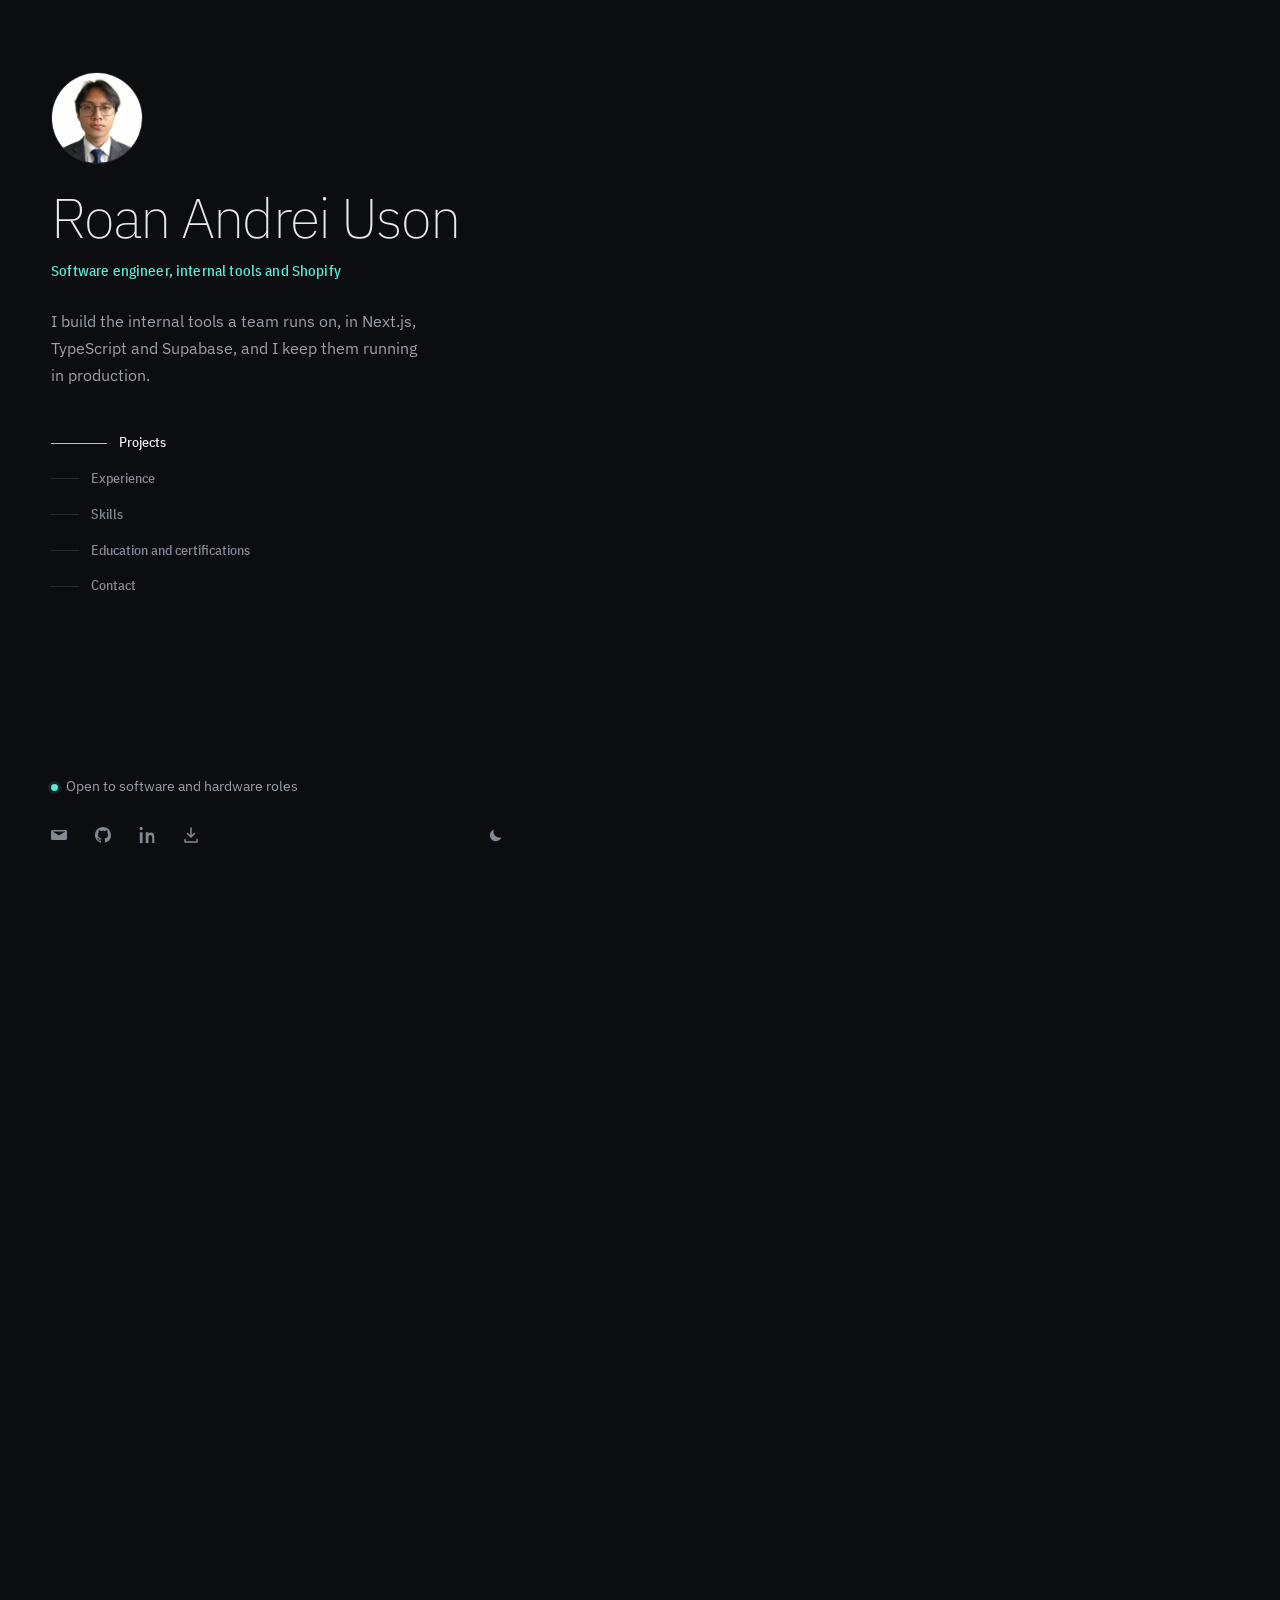
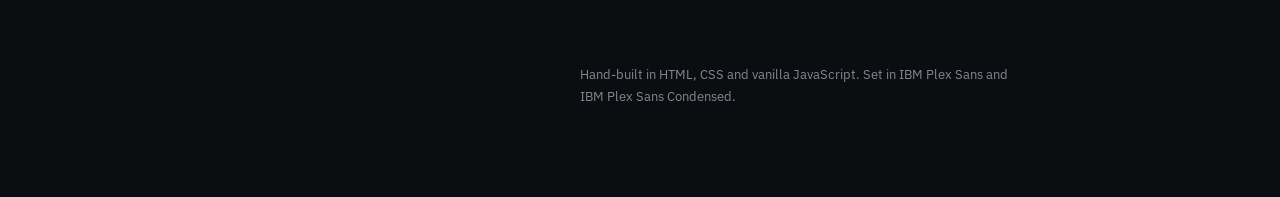
<file: index.html>
<!DOCTYPE html>
<html lang="en" data-theme="dark">
<head>
<meta charset="utf-8">
<meta name="viewport" content="width=device-width, initial-scale=1">
<title>Roan Andrei Uson — Software Engineer</title>
<meta name="description" content="Software engineer building internal tools and Shopify integrations. Full-stack Next.js, TypeScript and Supabase, shipped to production.">
<script>
/* Inline and blocking on purpose: runs before first paint.
   1. Theme. The first glance is ALWAYS dark: with no saved choice the page opens dark whatever
      the system says. script.js applies a LIVE system change made during the visit, but only
      until the visitor clicks the toggle; that click is saved to localStorage and locks.
   2. Intro. Committed here so the centred identity block is the first frame, never a flash of
      the rail. Skipped for a real inbound deep link (#projects) but NOT on a reload, skipped
      inside an iframe (it would steal focus), and skipped on very short viewports (a landscape
      phone), where the centred block would not fit. */
(function () {
  var r = document.documentElement, t = null;
  try { t = localStorage.getItem('theme'); } catch (e) {}
  if (t === 'light' || t === 'dark') { r.setAttribute('data-theme', t); r.setAttribute('data-theme-locked', ''); }
  else r.setAttribute('data-theme', 'dark');
  try {
    var reload = false, n = performance.getEntriesByType('navigation')[0];
    reload = n ? n.type === 'reload' : false;
    var framed = window.self !== window.top;
    var tooShort = window.innerHeight < 520;
    if (!framed && !tooShort && (!location.hash || reload)) r.classList.add('intro');
  } catch (e) {}
})();
</script>
<link rel="preconnect" href="https://fonts.googleapis.com">
<link rel="preconnect" href="https://fonts.gstatic.com" crossorigin>
<link href="https://fonts.googleapis.com/css2?family=IBM+Plex+Sans+Condensed:wght@400;500;600&family=IBM+Plex+Sans:wght@200;400;500&display=swap" rel="stylesheet">
<link rel="stylesheet" href="styles.css">
</head>
<body>

<a class="skip" href="#main">Skip to content</a>

<!-- Custom cursor. script.js bails silently if either element is missing. -->
<div class="cur-ring" id="curRing" aria-hidden="true"></div>
<div class="cur-dot" id="curDot" aria-hidden="true"></div>

<div class="shell">

  <!-- ============ FIXED IDENTITY COLUMN ============ -->
  <header class="rail">
    <div class="rail-top">
      <figure class="portrait">
        <div class="portrait-frame">
          <span class="portrait-ph" aria-hidden="true">Photo<br>1:1</span>
          <img class="pimg" src="assets/photo.jpg" alt="Portrait of Roan Andrei Uson" onerror="this.remove()">
        </div>
        <button class="intro-go" id="introGo" type="button" aria-label="Enter the portfolio"></button>
      </figure>

      <h1>
        <span class="name">Roan Andrei Uson</span>
        <span class="role">Software engineer, internal tools and Shopify</span>
      </h1>
      <p class="rail-lede">
        I build the internal tools a team runs on, in Next.js, TypeScript and Supabase,
        and I keep them running in production.
      </p>
      <p class="intro-hint">
        <span class="hint-fine">Click the portrait to enter.</span>
        <span class="hint-touch">Tap the portrait to enter.</span>
        <button class="intro-skip" id="introSkip" type="button">Skip intro</button>
      </p>

      <nav class="rail-nav" aria-label="Sections">
        <ul>
          <li><a href="#projects"><span class="tick" aria-hidden="true"></span>Projects</a></li>
          <li><a href="#experience"><span class="tick" aria-hidden="true"></span>Experience</a></li>
          <li><a href="#skills"><span class="tick" aria-hidden="true"></span>Skills</a></li>
          <li><a href="#credentials"><span class="tick" aria-hidden="true"></span>Education and certifications</a></li>
          <li><a href="#contact"><span class="tick" aria-hidden="true"></span>Contact</a></li>
        </ul>
      </nav>
    </div>

    <div class="rail-bottom">
      <p class="avail"><span class="dot" aria-hidden="true"></span> Open to software and hardware roles</p>
      <ul class="socials">
        <li><a href="mailto:roanuson.work@gmail.com" aria-label="Email roanuson.work@gmail.com">
          <svg viewBox="0 0 16 16" aria-hidden="true"><path d="M1.5 3h13A1.5 1.5 0 0 1 16 4.5v7a1.5 1.5 0 0 1-1.5 1.5h-13A1.5 1.5 0 0 1 0 11.5v-7A1.5 1.5 0 0 1 1.5 3zm.2 1.4 6.3 4.2 6.3-4.2H1.7z"/></svg></a></li>
        <li><a href="https://github.com/Dreygg526" target="_blank" rel="noopener noreferrer" aria-label="GitHub profile (opens in a new tab)">
          <svg viewBox="0 0 16 16" aria-hidden="true"><path d="M8 0C3.58 0 0 3.58 0 8c0 3.54 2.29 6.53 5.47 7.59.4.07.55-.17.55-.38 0-.19-.01-.82-.01-1.49-2.01.37-2.53-.49-2.69-.94-.09-.23-.48-.94-.82-1.13-.28-.15-.68-.52-.01-.53.63-.01 1.08.58 1.23.82.72 1.21 1.87.87 2.33.66.07-.52.28-.87.51-1.07-1.78-.2-3.64-.89-3.64-3.95 0-.87.31-1.59.82-2.15-.08-.2-.36-1.02.08-2.12 0 0 .67-.21 2.2.82.64-.18 1.32-.27 2-.27s1.36.09 2 .27c1.53-1.04 2.2-.82 2.2-.82.44 1.1.16 1.92.08 2.12.51.56.82 1.27.82 2.15 0 3.07-1.87 3.75-3.65 3.95.29.25.54.73.54 1.48 0 1.07-.01 1.93-.01 2.2 0 .21.15.46.55.38A8.01 8.01 0 0 0 16 8c0-4.42-3.58-8-8-8z"/></svg></a></li>
        <li><a href="https://www.linkedin.com/in/roan-andrei-uson" target="_blank" rel="noopener noreferrer" aria-label="LinkedIn profile (opens in a new tab)">
          <svg viewBox="0 0 16 16" aria-hidden="true"><path d="M3.6 5.3H.8V16h2.8V5.3zM2.2 0C1.2 0 .5.7.5 1.6c0 .9.7 1.6 1.6 1.6h.02c1 0 1.7-.7 1.7-1.6C3.8.7 3.1 0 2.2 0zM16 16h-2.8v-5.7c0-1.4-.5-2.4-1.8-2.4-1 0-1.5.7-1.8 1.3-.1.2-.1.5-.1.9V16H6.7s.04-9.4 0-10.7h2.8v1.5c.37-.6 1-1.4 2.5-1.4 1.9 0 3.3 1.2 3.3 3.8V16z"/></svg></a></li>
        <li><a href="assets/cv.pdf" download="Roan-Andrei-Uson-CV.pdf" aria-label="Download CV (PDF)">
          <svg viewBox="0 0 16 16" aria-hidden="true"><path d="M8 1v9m0 0L4.5 6.5M8 10l3.5-3.5M2 12.5V15h12v-2.5" fill="none" stroke="currentColor" stroke-width="1.5" stroke-linecap="round" stroke-linejoin="round"/></svg></a></li>
        <li class="grow"></li>
        <li><button class="theme" id="themeToggle" type="button" aria-pressed="false" aria-label="Light theme">
          <svg class="ic-sun" viewBox="0 0 16 16" aria-hidden="true"><circle cx="8" cy="8" r="3.2"/><g stroke="currentColor" stroke-width="1.4" stroke-linecap="round"><path d="M8 .8v2M8 13.2v2M.8 8h2M13.2 8h2M2.9 2.9l1.4 1.4M11.7 11.7l1.4 1.4M13.1 2.9l-1.4 1.4M4.3 11.7l-1.4 1.4"/></g></svg>
          <svg class="ic-moon" viewBox="0 0 16 16" aria-hidden="true"><path d="M13.5 10.2A6 6 0 0 1 5.8 2.5a6 6 0 1 0 7.7 7.7z"/></svg>
        </button></li>
      </ul>
    </div>
  </header>

  <!-- ============ SCROLLING CONTENT COLUMN ============ -->
  <main id="main">

    <section id="projects" aria-labelledby="projects-h">
      <h2 id="projects-h" class="sh">Projects</h2>
      <ol class="cards">
        <li class="card">
          <p class="years">2026</p>
          <div class="card-body">
            <figure class="shot" style="--ratio: 2 / 1">
              <span class="shot-ph" aria-hidden="true">Screenshot: Creative Operations Dashboard (2:1)</span>
              <img src="assets/project-dashboard.webp" alt="Creative Operations Dashboard: the Ask AI home, with the pipeline, queue, analytics and reports views in the sidebar" loading="lazy" onerror="this.remove()">
            </figure>
            <h3><a class="card-t" href="https://standardcreativedashboard.vercel.app/" target="_blank" rel="noopener noreferrer">Creative Operations Dashboard</a></h3>
            <p class="p sm">
              Runs The Standard Lab's ad-production pipeline from concept to performance results.
              It replaced the spreadsheets and chat threads that 50 team members used to coordinate through.
            </p>
            <p class="p sm">
              The hard part was the routing, not the screens: a stage-gated workflow with role-based
              access and a submit, approve and revision path, so each task lands with the right person
              without anyone chasing it. Autosave and real-time data keep everyone on the same version.
            </p>
            <p class="metric">AI copywriting on the Claude and Gemini APIs: drafting time from <b>6 hours to 1 minute</b></p>
            <ul class="tags"><li>Next.js</li><li>TypeScript</li><li>Supabase</li><li>PostgreSQL</li><li>Claude API</li><li>Gemini API</li><li>Vercel</li></ul>
          </div>
        </li>
        <li class="card">
          <p class="years">2026</p>
          <div class="card-body">
            <figure class="shot" style="--ratio: 2 / 1">
              <span class="shot-ph" aria-hidden="true">Screenshot: Standard Lab Tracking (2:1)</span>
              <img src="assets/project-tracking.webp" alt="Standard Lab Tracking: the branded order lookup page on standardlabtracking.com" loading="lazy" onerror="this.remove()">
            </figure>
            <h3><a class="card-t" href="https://standardlabtracking.com/" target="_blank" rel="noopener noreferrer">Standard Lab Tracking</a></h3>
            <p class="p sm">
              A parcel tracking and returns platform for the company's Shopify store. It replaced a paid
              third-party tracking app with a branded page on the company's own domain.
            </p>
            <p class="p sm">
              The 17TRACK API registers and polls every parcel across multiple carriers, and the raw
              carrier updates are reduced to one status timeline. Orders and fulfillments arrive on their
              own through Shopify OAuth and signature-verified webhooks.
            </p>
            <p class="metric"><b>10,000+ parcels</b> tracked; 7 Klaviyo flows send <b>150+ updates a day</b> with zero failures</p>
            <ul class="tags"><li>Supabase</li><li>Shopify OAuth</li><li>Webhooks</li><li>17TRACK API</li><li>Klaviyo</li><li>Vercel</li></ul>
          </div>
        </li>
        <li class="card">
          <p class="years">Hardware</p>
          <div class="card-body">
            <figure class="shot" style="--ratio: 545 / 282">
              <span class="shot-ph" aria-hidden="true">Photo: BraillTap prototype</span>
              <img src="assets/project-braille.webp" alt="BraillTap: the six-key Braille keyboard, with Enter, Space, Backspace and the Function, Filipino and English mode keys" loading="lazy" onerror="this.remove()">
            </figure>
            <h3><span class="card-t static">BraillTap</span></h3>
            <p class="p sm">
              A Raspberry Pi 4 Braille keyboard with text-to-speech, co-developed with a 3D-printed
              enclosure. The six keys follow the Braille machines SPED teachers already use, so students
              do not have to learn a new layout.
            </p>
            <p class="p sm">
              Every letter or word is read aloud as it is typed, through a PCM5102 I2S DAC and a PAM8403
              amplifier, so a student can catch a mistake without a teacher beside them. Grade 2
              contractions work in English and Filipino.
            </p>
            <p class="metric">Five-day study against slate and stylus: contraction accuracy <b>72.5% to 93.3%</b>, typing errors down to zero</p>
            <ul class="tags"><li>Raspberry Pi 4</li><li>I2S audio</li><li>Text-to-speech</li><li>3D printing</li></ul>
          </div>
        </li>
      </ol>
    </section>

    <section id="experience" aria-labelledby="exp-h">
      <h2 id="exp-h" class="sh">Experience</h2>
      <ol class="cards">
        <li class="card">
          <p class="years">Jan – Aug 2026</p>
          <div class="card-body">
            <h3 class="role-t">Software Engineer &amp; Shopify Web Developer</h3>
            <p class="org">The Standard Lab, freelance, remote</p>
            <ul class="bul">
              <li>Designed, built and deployed both projects above, end to end, and ran them in production on Vercel: Supabase auth, server-side API routes, environment configuration, and production bugs fixed as they surfaced.</li>
              <li>Turned the marketing team's copy documents into custom HTML and CSS <a class="ulink" href="landing-pages.html">landing pages</a> on the Shopify store, editing the theme so each page matched the brand and linked straight to products and checkout.</li>
            </ul>
          </div>
        </li>
        <li class="card">
          <p class="years">Jul – Oct 2025</p>
          <div class="card-body">
            <h3 class="role-t">Field Service Engineer Intern</h3>
            <p class="org">TOWA Semiconductor Equipment Philippines</p>
            <p class="p sm">Maintained and troubleshot semiconductor production machines alongside senior engineers, and ran PLC and HMI software backups and version upgrades.</p>
          </div>
        </li>
        <li class="card">
          <p class="years">May 2024 – Jun 2025</p>
          <div class="card-body">
            <h3 class="role-t">Freelance Video Editor (AI) / Social Media VA</h3>
            <p class="org">Connex Media</p>
            <p class="p sm">Edited long- and short-form video with AI-generated B-roll and held a 100% on-time delivery rate. <a class="ulink" href="https://dreylancer.my.canva.site/personal-portfolio" target="_blank" rel="noopener noreferrer">Creative portfolio</a></p>
          </div>
        </li>
        <li class="card">
          <p class="years">Jul 2023 – Apr 2024</p>
          <div class="card-body">
            <h3 class="role-t">Member Services Specialist / IT Support</h3>
            <p class="org">Social Security System (SSS)</p>
            <p class="p sm">Front-line support and staff training. Implemented a streamlined online system that cut client processing time by 30%. It is hard to ship a confusing interface after months of walking people through one.</p>
          </div>
        </li>
      </ol>
      <p class="cv-inline"><a class="ulink" href="assets/cv.pdf" download="Roan-Andrei-Uson-CV.pdf">Download the full CV (PDF)</a></p>
    </section>

    <section id="skills" aria-labelledby="skills-h">
      <h2 id="skills-h" class="sh">Skills</h2>
      <dl class="stack">
        <div><dt>Full-stack</dt><dd>JavaScript, TypeScript, React, Next.js, HTML, CSS</dd></div>
        <div><dt>Backend and data</dt><dd>SQL, PostgreSQL, Supabase, REST APIs</dd></div>
        <div><dt>AI integration</dt><dd>Claude and Claude Code, Gemini, N8N, prompt engineering; Higgsfield, Google Veo, Grok and Kling for video</dd></div>
        <div><dt>Deployment</dt><dd>Vercel, Git and GitHub, environment configuration</dd></div>
        <div><dt>Languages</dt><dd>Python, Java, C#</dd></div>
        <div><dt>Hardware and networks</dt><dd>Arduino microcontrollers, Raspberry Pi, Cisco networking fundamentals</dd></div>
        <div><dt>Tools</dt><dd>VS Code, Cursor, Google Workspace, Microsoft Office</dd></div>
      </dl>
    </section>

    <section id="credentials" aria-labelledby="cred-h">
      <h2 id="cred-h" class="sh">Education and certifications</h2>
      <dl class="stack">
        <div><dt>Sep 2026</dt><dd><b>BS Computer Engineering</b>, Polytechnic University of the Philippines. President's Lister, 1.24 GWA.</dd></div>
        <div><dt>Jun 2026</dt><dd>TESDA Cyber Threat Monitoring Level I (RADENTA)</dd></div>
        <div><dt>Jun 2026</dt><dd>Fortinet NSE 1, 2 and 3 Cybersecurity</dd></div>
        <div><dt>Dec 2022</dt><dd>Toshiba: Infrastructure Server and Network &amp; Software Development</dd></div>
      </dl>
      <details class="more">
        <summary>Seminars and workshops (13)</summary>
        <ul class="seminars">
          <li><span>Jul 2025</span> ICpEP: Next-Gen AI in Action, Transforming Academe and Engineering Workflows</li>
          <li><span>Jun 2025</span> APAC Cybersecurity Fund: Cyber Hygiene for Students Workshop</li>
          <li><span>Jun 2025</span> ICpEP: Formulating Competitive Marketing Strategies in the Digital Age</li>
          <li><span>Jun 2025</span> ICpEP: Blockchain Is Not Just Crypto</li>
          <li><span>Jun 2025</span> DICT: National Cybersecurity Plan</li>
          <li><span>Jun 2025</span> ICpEP: Future of Development, Will Vibe Coding Replace Traditional Programming?</li>
          <li><span>May 2025</span> DEVCON Laguna: Python Introduction with Microcontrollers</li>
          <li><span>May 2025</span> DICT: Cyber Tools for the Institute of Computer Engineers of the Philippines</li>
          <li><span>Apr 2025</span> Zuitt: Free Coding Bootcamp, Basic Web Development Workshop</li>
          <li><span>Apr 2025</span> DICT: Cyber Threat Landscape and Cyber Hygiene</li>
          <li><span>Apr 2025</span> ICpEP: AI and Prompt Engineering in Educational Settings</li>
          <li><span>May 2024</span> SQL Mastery 101: Navigating Basics and Beyond in Database Proficiency</li>
          <li><span>Mar 2024</span> Figma Seminar: Elevating Front-End Development with Figma</li>
        </ul>
      </details>
    </section>

    <section id="contact" aria-labelledby="contact-h">
      <h2 id="contact-h" class="sh">Contact</h2>
      <p class="p lead">Email is the fastest way to reach me.</p>
      <p class="mail-line"><a class="mail" href="mailto:roanuson.work@gmail.com">roanuson.work@gmail.com</a></p>
      <dl class="stack">
        <div><dt>Phone</dt><dd><a class="ulink" href="tel:+639305161213">+63 930 516 1213</a></dd></div>
        <div><dt>Based in</dt><dd>San Pedro, Laguna, Philippines</dd></div>
        <div><dt>GitHub</dt><dd><a class="ulink" href="https://github.com/Dreygg526" target="_blank" rel="noopener noreferrer">github.com/Dreygg526</a></dd></div>
        <div><dt>LinkedIn</dt><dd><a class="ulink" href="https://www.linkedin.com/in/roan-andrei-uson" target="_blank" rel="noopener noreferrer">linkedin.com/in/roan-andrei-uson</a></dd></div>
        <div><dt>CV</dt><dd><a class="ulink" href="assets/cv.pdf" download="Roan-Andrei-Uson-CV.pdf">Download (PDF)</a></dd></div>
      </dl>
      <p class="colophon">Hand-built in HTML, CSS and vanilla JavaScript. Set in IBM Plex Sans and IBM Plex Sans Condensed.</p>
    </section>

  </main>
</div>

<script src="script.js"></script>
</body>
</html>
</file>
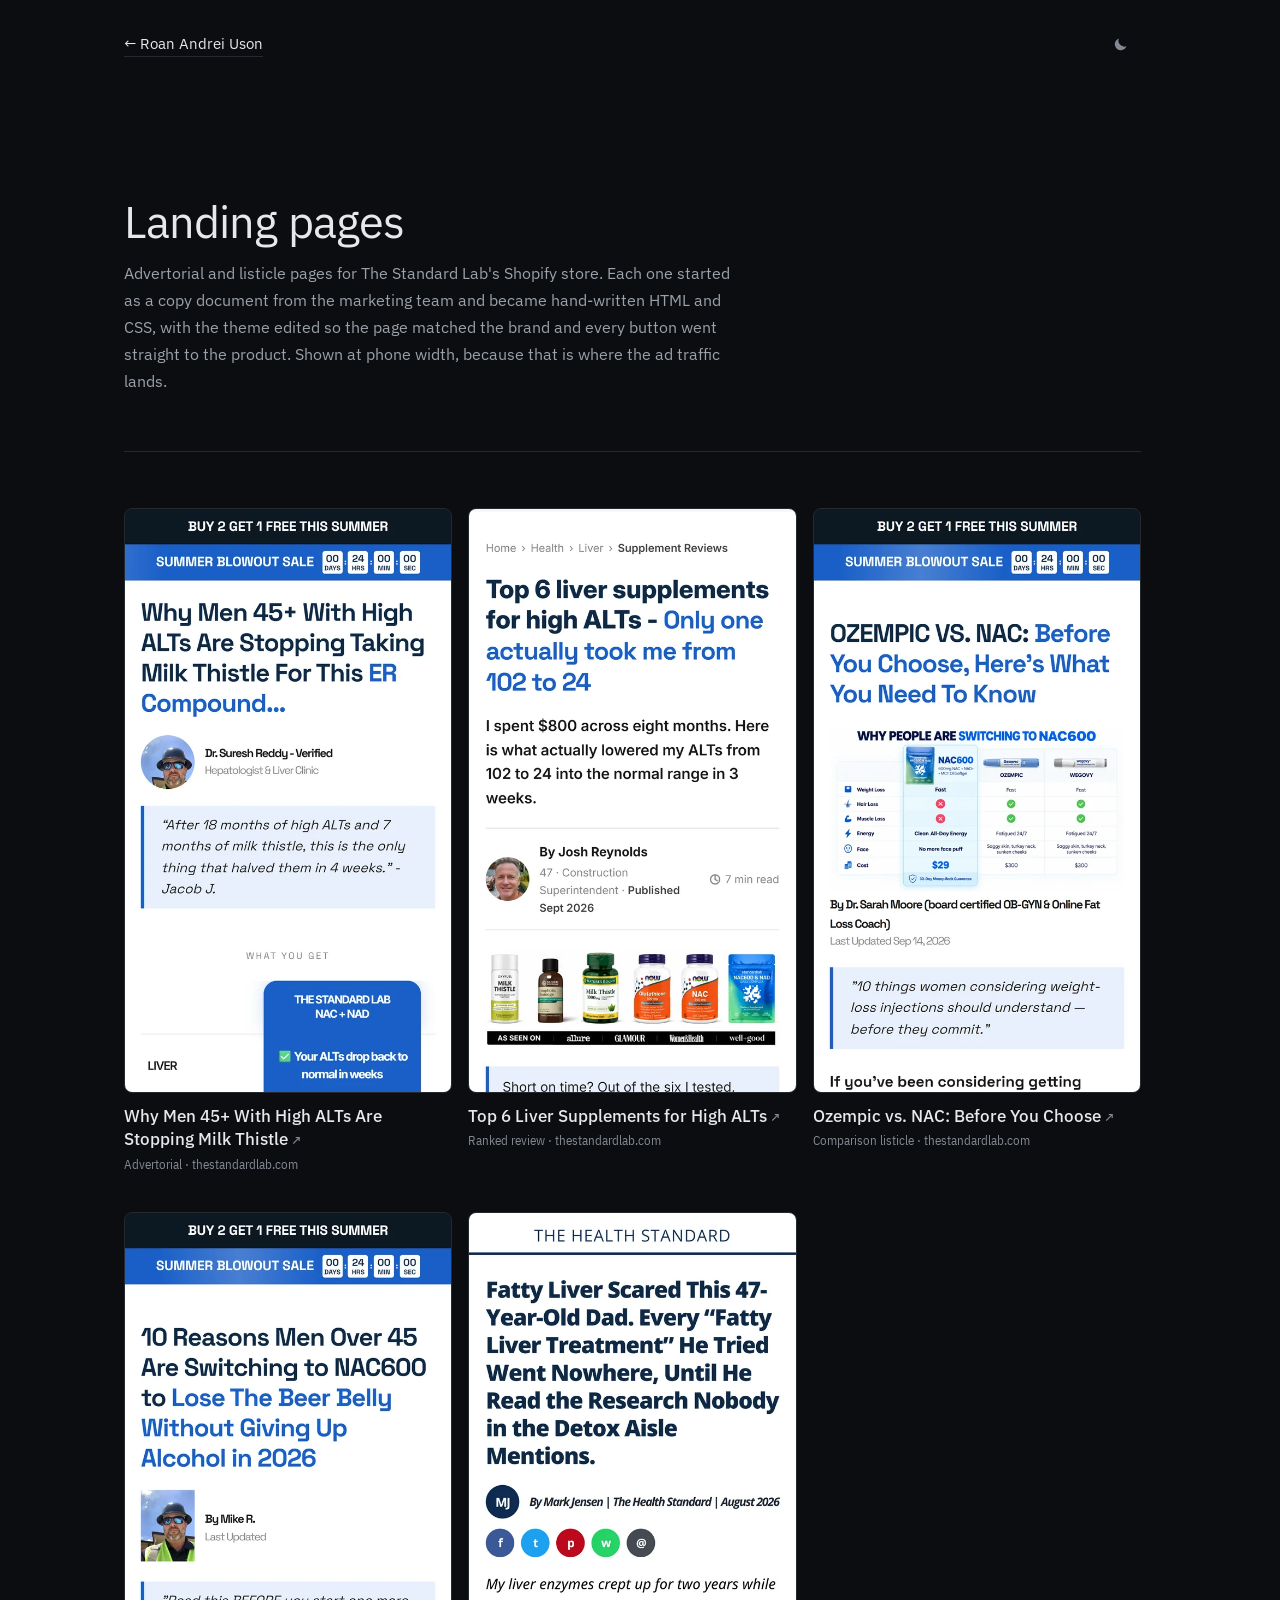
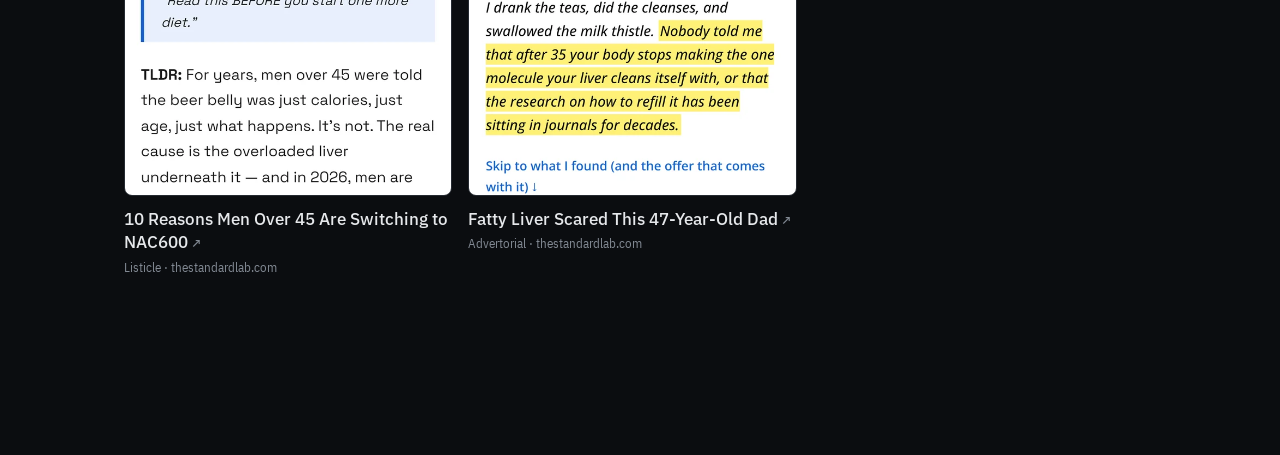
<file: landing-pages.html>
<!DOCTYPE html>
<html lang="en" data-theme="dark">
<head>
<meta charset="utf-8">
<meta name="viewport" content="width=device-width, initial-scale=1">
<title>Landing pages — Roan Andrei Uson</title>
<meta name="description" content="Shopify landing pages built for The Standard Lab from the marketing team's copy documents, in hand-written HTML and CSS.">
<script>
/* Same theme rule as index.html, minus the intro: dark on a first visit, a saved choice wins. */
(function () {
  var r = document.documentElement, t = null;
  try { t = localStorage.getItem('theme'); } catch (e) {}
  if (t === 'light' || t === 'dark') { r.setAttribute('data-theme', t); r.setAttribute('data-theme-locked', ''); }
  else r.setAttribute('data-theme', 'dark');
})();
</script>
<link rel="preconnect" href="https://fonts.googleapis.com">
<link rel="preconnect" href="https://fonts.gstatic.com" crossorigin>
<link href="https://fonts.googleapis.com/css2?family=IBM+Plex+Sans+Condensed:wght@400;500;600&family=IBM+Plex+Sans:wght@200;400;500&display=swap" rel="stylesheet">
<link rel="stylesheet" href="styles.css">
</head>
<body>

<a class="skip" href="#main">Skip to content</a>

<!-- Custom cursor. script.js bails silently if either element is missing. -->
<div class="cur-ring" id="curRing" aria-hidden="true"></div>
<div class="cur-dot" id="curDot" aria-hidden="true"></div>

<div class="lp-shell">

  <header class="lp-top">
    <a class="ulink lp-back" href="index.html#experience">&larr; Roan Andrei Uson</a>
    <button class="theme" id="themeToggle" type="button" aria-pressed="false" aria-label="Light theme">
      <svg class="ic-sun" viewBox="0 0 16 16" aria-hidden="true"><circle cx="8" cy="8" r="3.2"/><g stroke="currentColor" stroke-width="1.4" stroke-linecap="round"><path d="M8 .8v2M8 13.2v2M.8 8h2M13.2 8h2M2.9 2.9l1.4 1.4M11.7 11.7l1.4 1.4M13.1 2.9l-1.4 1.4M4.3 11.7l-1.4 1.4"/></g></svg>
      <svg class="ic-moon" viewBox="0 0 16 16" aria-hidden="true"><path d="M13.5 10.2A6 6 0 0 1 5.8 2.5a6 6 0 1 0 7.7 7.7z"/></svg>
    </button>
  </header>

  <main id="main">
    <div class="lp-head">
      <h1>Landing pages</h1>
      <p class="p">
        Advertorial and listicle pages for The Standard Lab's Shopify store. Each one started as a
        copy document from the marketing team and became hand-written HTML and CSS, with the theme
        edited so the page matched the brand and every button went straight to the product.
        Shown at phone width, because that is where the ad traffic lands.
      </p>
    </div>

    <!-- One <li> per page. Screenshot: assets/lp/<name>.webp, 9:16, taken at 390px wide. -->
    <ul class="lp-grid">
      <li>
        <a class="lp-card" href="https://thestandardlab.com/pages/why-men-45-with-high-alts-are-stopping-taking-milk-thistle" target="_blank" rel="noopener noreferrer">
          <figure class="shot" style="--ratio: 9 / 16">
            <span class="shot-ph" aria-hidden="true">Screenshot (9:16)</span>
            <img src="assets/lp/milk-thistle.webp" alt="Phone view of the page: headline, doctor byline, customer quote and a comparison table" loading="lazy" onerror="this.remove()">
          </figure>
          <span class="lp-t">Why Men 45+ With High ALTs Are Stopping Milk Thistle</span>
          <span class="lp-m">Advertorial · thestandardlab.com</span>
        </a>
      </li>
      <li>
        <a class="lp-card" href="https://thestandardlab.com/pages/rating-6-man" target="_blank" rel="noopener noreferrer">
          <figure class="shot" style="--ratio: 9 / 16">
            <span class="shot-ph" aria-hidden="true">Screenshot (9:16)</span>
            <img src="assets/lp/top-6-liver.webp" alt="Phone view of the page. Ranked review page: headline, reviewer byline and a row of six supplement bottles" loading="lazy" onerror="this.remove()">
          </figure>
          <span class="lp-t">Top 6 Liver Supplements for High ALTs</span>
          <span class="lp-m">Ranked review · thestandardlab.com</span>
        </a>
      </li>
      <li>
        <a class="lp-card" href="https://thestandardlab.com/pages/10reason_ozempic" target="_blank" rel="noopener noreferrer">
          <figure class="shot" style="--ratio: 9 / 16">
            <span class="shot-ph" aria-hidden="true">Screenshot (9:16)</span>
            <img src="assets/lp/ozempic-vs-nac.webp" alt="Phone view of the page. Comparison listicle: headline and a table comparing NAC600 with Ozempic and Wegovy" loading="lazy" onerror="this.remove()">
          </figure>
          <span class="lp-t">Ozempic vs. NAC: Before You Choose</span>
          <span class="lp-m">Comparison listicle · thestandardlab.com</span>
        </a>
      </li>
      <li>
        <a class="lp-card" href="https://thestandardlab.com/pages/10-reasons-men-over-45-are-switching-to-nac600-to-lose-the-beer-belly-without-giving-up-alcohol-in-2026" target="_blank" rel="noopener noreferrer">
          <figure class="shot" style="--ratio: 9 / 16">
            <span class="shot-ph" aria-hidden="true">Screenshot (9:16)</span>
            <img src="assets/lp/beer-belly.webp" alt="Phone view of the page. Listicle: headline, author byline, pull quote and the TLDR opening" loading="lazy" onerror="this.remove()">
          </figure>
          <span class="lp-t">10 Reasons Men Over 45 Are Switching to NAC600</span>
          <span class="lp-m">Listicle · thestandardlab.com</span>
        </a>
      </li>
      <li>
        <a class="lp-card" href="https://thestandardlab.com/pages/best-nac-supplement-for-liver" target="_blank" rel="noopener noreferrer">
          <figure class="shot" style="--ratio: 9 / 16">
            <span class="shot-ph" aria-hidden="true">Screenshot (9:16)</span>
            <img src="assets/lp/fatty-liver-dad.webp" alt="Phone view of the page. Editorial-style advertorial: headline, byline, share buttons and a highlighted opening paragraph" loading="lazy" onerror="this.remove()">
          </figure>
          <span class="lp-t">Fatty Liver Scared This 47-Year-Old Dad</span>
          <span class="lp-m">Advertorial · thestandardlab.com</span>
        </a>
      </li>
    </ul>
  </main>

</div>

<script src="script.js"></script>
</body>
</html>
</file>
<file: styles.css>
/* PORTFOLIO — SPLIT RAIL (won the 2026-10 redesign as 01-split-rail-evolved)
   A fixed identity column and a scrolling work column. IBM Plex Sans for the voice,
   IBM Plex Sans Condensed for metadata. One mint accent, no shadows.
   Every colour is defined in both themes; contrast measured against bg AND surfaces. */

:root,
[data-theme="dark"] {
  color-scheme: dark;
  --bg: #0B0D10;
  --surface: #111418;      /* card hover */
  --surface-2: #171A1F;    /* tags, placeholders */
  --line: #252A31;
  --text: #E6E8EB;         /* 15.9:1 on bg, 14.2 worst surface */
  --muted: #9AA1AA;        /* 7.5:1, 6.7 worst */
  --faint: #828993;        /* 5.5:1, 4.9 worst (on surface-2) */
  --accent: #5EEAD4;       /* 13.2:1, 11.8 worst */
  --accent-soft: rgba(94, 234, 212, .12);
  --glow: rgba(94, 234, 212, .38);
  --on-accent: #0B0D10;
}
[data-theme="light"] {
  color-scheme: light;
  --bg: #FAFAF9;
  --surface: #FFFFFF;
  --surface-2: #F1F2F4;
  --line: #E2E5E9;
  --text: #101215;         /* 18.0:1, 16.8 worst */
  --muted: #5A616B;        /* 6.0:1, 5.6 worst */
  --faint: #5F6772;        /* 5.5:1, 5.1 worst */
  --accent: #0F766E;       /* 5.2:1, 4.9 worst */
  --accent-soft: rgba(15, 118, 110, .09);
  --glow: rgba(15, 118, 110, .30);
  --on-accent: #FFFFFF;
}

:root {
  --sans: "IBM Plex Sans", system-ui, -apple-system, "Segoe UI", Roboto, Arial, sans-serif;
  --cond: "IBM Plex Sans Condensed", "Arial Narrow", "Roboto Condensed", var(--sans);

  --s1: .25rem; --s2: .5rem; --s3: .75rem; --s4: 1rem;
  --s5: 1.5rem; --s6: 2.25rem; --s7: 3.5rem; --s8: 5.5rem;

  --r-card: 8px;
  --r-pill: 999px;
  --ease: cubic-bezier(.4, 0, .2, 1);
}

*, *::before, *::after { box-sizing: border-box; }
html { -webkit-text-size-adjust: 100%; scroll-behavior: smooth; scrollbar-gutter: stable; background: var(--bg); }
body {
  margin: 0; background: var(--bg); color: var(--text);
  font-family: var(--sans); font-size: 16px; line-height: 1.7;
  -webkit-font-smoothing: antialiased;
  transition: background-color .3s ease, color .3s ease;
}
img { max-width: 100%; display: block; }
a { color: inherit; }
:focus-visible { outline: 2px solid var(--accent); outline-offset: 4px; border-radius: 3px; }

.skip { position: absolute; left: -9999px; top: 0; z-index: 100; background: var(--accent); color: var(--on-accent); padding: var(--s3) var(--s4); font-weight: 500; border-radius: 4px; text-decoration: none; }
.skip:focus { left: var(--s4); top: var(--s4); }

/* ============================ SHELL ============================ */
.shell { max-width: 1400px; margin: 0 auto; padding: 0 clamp(1.25rem, 4vw, 3.5rem); }
@media (min-width: 1024px) {
  .shell { display: grid; grid-template-columns: minmax(360px, 40%) 1fr; gap: clamp(2rem, 5vw, 5rem); }
}

/* ============================ RAIL ============================ */
.rail { padding: var(--s7) 0 var(--s6); display: flex; flex-direction: column; }
@media (min-width: 1024px) {
  .rail {
    position: sticky; top: 0; height: 100vh; height: 100dvh;
    padding: clamp(3rem, 8vh, 6rem) 0 clamp(2rem, 5vh, 3.5rem);
    justify-content: space-between;
  }
}

.portrait { position: relative; width: 92px; margin: 0 0 var(--s5); }
.portrait::before {
  content: ""; position: absolute; inset: -34%; z-index: 0; border-radius: 50%; pointer-events: none;
  background: radial-gradient(circle, var(--glow), transparent 68%);
  filter: blur(14px); opacity: 0; transition: opacity .5s ease;
}
.portrait-frame {
  position: relative; z-index: 1; width: 92px; height: 92px; border-radius: 50%; overflow: hidden;
  border: 1px solid var(--line); background: var(--surface-2);
  display: grid; place-items: center;
  transition: border-color .5s ease;
}
.portrait-ph { font-family: var(--cond); font-size: 11px; line-height: 1.3; text-align: center; color: var(--faint); }
.pimg { position: absolute; inset: 0; width: 100%; height: 100%; object-fit: cover; }

h1 { margin: 0 0 var(--s5); font-weight: 400; }
.name {
  display: block; font-weight: 200;
  font-size: clamp(2.3rem, 4.4vw, 3.5rem); line-height: 1.04; letter-spacing: -.03em;
}
.role {
  display: block; margin-top: var(--s3);
  font-family: var(--cond); font-weight: 500; font-size: 15px; letter-spacing: .01em;
  color: var(--accent);
}
.rail-lede { margin: 0 0 var(--s6); max-width: 38ch; color: var(--muted); }
.intro-hint { display: none; }

/* rail nav: tick extends 28 -> 56px on hover and when active */
.rail-nav { display: none; }
@media (min-width: 1024px) { .rail-nav { display: block; } }
.rail-nav ul { list-style: none; margin: 0; padding: 0; }
.rail-nav a {
  display: flex; align-items: center; gap: var(--s3);
  padding: 6px 0; text-decoration: none;
  font-family: var(--cond); font-weight: 500; font-size: 14px; color: var(--faint);
  transition: color .25s ease;
}
.tick { display: block; width: 28px; height: 1px; background: var(--line); transition: width .25s var(--ease), background-color .25s ease; }
.rail-nav a:hover, .rail-nav a[aria-current="true"] { color: var(--text); }
.rail-nav a:hover .tick, .rail-nav a[aria-current="true"] .tick { width: 56px; background: var(--accent); }

@media (min-width: 1024px) and (max-height: 780px) {
  .rail { padding: clamp(1.75rem, 4vh, 3rem) 0 clamp(1.25rem, 3vh, 2rem); }
  .portrait, .portrait-frame { width: 68px; }
  .portrait-frame { height: 68px; }
  .portrait { margin-bottom: var(--s3); }
  .name { font-size: clamp(2.1rem, 3.6vw, 2.8rem); }
  h1 { margin-bottom: var(--s4); }
  .rail-lede { margin-bottom: var(--s5); font-size: 15px; }
  .rail-nav a { padding: 3px 0; }
}

.rail-bottom { margin-top: var(--s6); transition: opacity .5s ease .2s; }
@media (min-width: 1024px) { .rail-bottom { margin-top: 0; } }
.avail { margin: 0 0 var(--s4); display: flex; align-items: center; gap: var(--s2); font-size: 14px; color: var(--muted); }
.dot { width: 7px; height: 7px; border-radius: 50%; background: var(--accent); outline: 3px solid var(--accent-soft); flex: none; }

.socials { list-style: none; margin: 0 0 0 calc(var(--s3) * -1); padding: 0; display: flex; align-items: center; gap: var(--s1); }
.socials .grow { flex: 1; }
.socials a, .theme {
  display: flex; align-items: center; justify-content: center;
  width: 40px; height: 40px; border-radius: 50%;
  color: var(--faint); text-decoration: none;
  border: 1px solid transparent; background: transparent; cursor: pointer; padding: 0;
  transition: color .2s, border-color .2s, background-color .2s;
}
.socials svg, .theme svg { width: 16px; height: 16px; fill: currentColor; }
.socials a:hover, .theme:hover { color: var(--accent); border-color: var(--line); background: var(--surface); }
.ic-sun { display: none; }
[data-theme="light"] .ic-sun { display: block; }
[data-theme="light"] .ic-moon { display: none; }

/* ============================ CONTENT ============================ */
main { padding: 0 0 var(--s8); }
@media (min-width: 1024px) { main { padding: clamp(3rem, 8vh, 6rem) 0 var(--s8); } }
section { margin-bottom: var(--s8); scroll-margin-top: var(--s5); }
section:last-child { margin-bottom: 0; }

.sh {
  margin: 0 0 var(--s5); padding-bottom: var(--s3); border-bottom: 1px solid var(--line);
  font-family: var(--cond); font-weight: 500; font-size: 14px; letter-spacing: .02em; color: var(--faint);
}

.p { margin: 0 0 var(--s4); color: var(--muted); max-width: 62ch; }
.p.sm { font-size: 15px; }
.p.lead { font-size: 18px; color: var(--text); }

/* ---------- cards ---------- */
.cards { list-style: none; margin: 0; padding: 0; }
.card {
  display: grid; gap: var(--s2);
  padding: var(--s5) var(--s4); margin: 0 calc(var(--s4) * -1) var(--s2);
  border: 1px solid transparent; border-radius: var(--r-card);
  transition: background-color .25s ease, border-color .25s ease;
}
@media (min-width: 700px) { .card { grid-template-columns: 118px 1fr; gap: var(--s5); } }
.card:hover { background: var(--surface); border-color: var(--line); }
.years {
  margin: 0; padding-top: 3px;
  font-family: var(--cond); font-weight: 600; font-size: 13px; color: var(--faint);
  font-variant-numeric: tabular-nums;
}
.card h3 { margin: 0 0 var(--s2); font-size: 1.2rem; font-weight: 500; line-height: 1.35; }
.card-t { text-decoration: none; transition: color .2s ease; }
a.card-t::after { content: " \2197"; font-size: .8em; color: var(--faint); }
.card:hover .card-t, .card-t:hover { color: var(--accent); }
.role-t { font-size: 1.05rem !important; }
.org { margin: -4px 0 var(--s3); font-family: var(--cond); font-size: 14px; color: var(--faint); }

.metric { margin: 0 0 var(--s4); font-family: var(--cond); font-size: 14px; color: var(--muted); }
.metric b { color: var(--accent); font-weight: 600; }

.tags { list-style: none; margin: 0; padding: 0; display: flex; flex-wrap: wrap; gap: var(--s1); }
.tags li {
  padding: 2px var(--s3); border-radius: var(--r-pill); background: var(--surface-2);
  font-family: var(--cond); font-size: 12px; color: var(--muted);
}

.bul { margin: 0; padding-left: 1.1em; color: var(--muted); font-size: 15px; }
.bul li { margin-bottom: var(--s2); }

/* ---------- image slots ---------- */
.shot {
  position: relative; margin: 0 0 var(--s4);
  aspect-ratio: var(--ratio, 16 / 10); overflow: hidden;
  border: 1px solid var(--line); border-radius: 6px;
  background:
    repeating-linear-gradient(135deg, transparent 0 11px, var(--line) 11px 12px),
    var(--surface-2);
  display: grid; place-items: center;
}
.shot-ph {
  max-width: 80%; padding: var(--s1) var(--s3); text-align: center;
  font-family: var(--cond); font-size: 13px; color: var(--faint);
  background: var(--surface-2); border-radius: 4px;
}
.shot img { position: absolute; inset: 0; width: 100%; height: 100%; object-fit: cover; }

/* ---------- stack ---------- */
.stack { margin: 0; }
.stack > div { display: grid; gap: 2px; padding: var(--s3) 0; border-bottom: 1px solid var(--line); }
@media (min-width: 700px) { .stack > div { grid-template-columns: 160px 1fr; gap: var(--s5); } }
.stack dt { font-family: var(--cond); font-weight: 600; font-size: 13px; color: var(--faint); font-variant-numeric: tabular-nums; padding-top: 2px; }
.stack dd { margin: 0; color: var(--muted); font-size: 15px; }
.stack dd b { color: var(--text); font-weight: 500; }

/* ---------- seminars ---------- */
.more { margin-top: var(--s5); }
.more summary {
  cursor: pointer; display: inline-flex; align-items: center; gap: var(--s2); min-height: 40px;
  font-family: var(--cond); font-weight: 500; font-size: 14px; color: var(--muted);
  list-style: none;
}
.more summary::-webkit-details-marker { display: none; }
.more summary::before { content: "+"; width: 1ch; color: var(--accent); }
.more[open] summary::before { content: "\2212"; }
.more summary:hover { color: var(--text); }
.seminars { list-style: none; margin: var(--s3) 0 0; padding: 0; font-size: 14px; color: var(--muted); }
.seminars li { display: grid; grid-template-columns: 76px 1fr; gap: var(--s3); padding: 6px 0; border-bottom: 1px solid var(--line); }
.seminars span { font-family: var(--cond); font-size: 13px; color: var(--faint); font-variant-numeric: tabular-nums; }

/* ---------- links ---------- */
.ulink {
  text-decoration: none; color: var(--text);
  /* Two 1px layers, no box-shadow: a resting --line rule, and the accent rule that grows over it. */
  background-image: linear-gradient(var(--accent), var(--accent)), linear-gradient(var(--line), var(--line));
  background-size: 0 1px, 100% 1px; background-position: 0 100%, 0 100%; background-repeat: no-repeat;
  padding-bottom: 1px;
  transition: background-size .3s var(--ease), color .2s ease;
}
.ulink:hover { background-size: 100% 1px, 100% 1px; color: var(--accent); }
.cv-inline { margin: var(--s5) 0 0; font-size: 15px; }

.mail-line { margin: 0 0 var(--s6); }
.mail {
  font-weight: 200; font-size: clamp(1.5rem, 4.2vw, 2.5rem); letter-spacing: -.02em;
  text-decoration: none; border-bottom: 1px solid var(--line); padding-bottom: 4px;
  overflow-wrap: anywhere; transition: border-color .25s ease, color .25s ease;
}
.mail:hover { border-color: var(--accent); color: var(--accent); }
.colophon { margin: var(--s7) 0 0; max-width: 54ch; font-size: 13px; color: var(--faint); }

/* ============================ REVEAL ============================ */
.reveal { opacity: 0; transform: translateY(12px); transition: opacity .55s cubic-bezier(.2,.7,.3,1), transform .55s cubic-bezier(.2,.7,.3,1); }
.reveal.in { opacity: 1; transform: none; }

/* ============================ INTRO ============================ */
html.intro, html.intro body { overflow: hidden; }
.intro .rail-top {
  position: fixed; z-index: 3; top: 50%; left: 50%; translate: -50% -50%;
  width: min(30rem, calc(100vw - 2.5rem));
}
.intro .rail-bottom, .intro main, .intro .skip { opacity: 0; visibility: hidden; pointer-events: none; }
.intro .rail-nav { display: none; }
.intro .rail-lede { margin-bottom: var(--s4); }
.intro .intro-hint {
  display: flex; flex-wrap: wrap; align-items: center; gap: var(--s2) var(--s4);
  margin: 0; font-family: var(--cond); font-size: 14px; color: var(--faint);
}
/* Say "tap" to touch users and "click" to everyone else. */
.hint-touch { display: none; }
@media (pointer: coarse) { .hint-fine { display: none; } .hint-touch { display: inline; } }
/* The escape hatch: a real button, so nobody depends on discovering the portrait gate. */
.intro-skip {
  min-height: 40px; padding: 0 var(--s4); border-radius: var(--r-pill);
  border: 1px solid var(--line); background: transparent; color: var(--muted);
  font: 500 14px var(--cond); cursor: pointer;
  transition: color .2s ease, border-color .2s ease;
}
.intro-skip:hover { color: var(--accent); border-color: var(--accent); }
.intro .portrait::before { opacity: 1; animation: glow-breathe 4s ease-in-out infinite; }
.intro .portrait-frame { border-color: var(--accent); }
@keyframes glow-breathe {
  0%, 100% { opacity: .55; transform: scale(.96); }
  50% { opacity: 1; transform: scale(1.05); }
}
.intro-go { display: none; }
.intro .intro-go {
  display: block; position: absolute; inset: 0; z-index: 2;
  padding: 0; border: 0; background: transparent; border-radius: 50%; cursor: pointer;
}

/* ============================ CURSOR ============================ */
.cur-dot, .cur-ring { position: fixed; top: 0; left: 0; pointer-events: none; opacity: 0; }
.cur-dot {
  z-index: 92; width: 6px; height: 6px; margin: -3px 0 0 -3px; border-radius: 50%; background: var(--accent);
  transform: translate3d(-100px, -100px, 0); transition: opacity .2s ease;
}
.cur-ring {
  z-index: 91; width: 34px; height: 34px; margin: -17px 0 0 -17px;
  border: 1px solid var(--accent); border-radius: 50%;
  transform: translate3d(-100px, -100px, 0);
  transition: opacity .2s ease, width .3s cubic-bezier(.2,.8,.3,1), height .3s cubic-bezier(.2,.8,.3,1),
              margin .3s cubic-bezier(.2,.8,.3,1), border-radius .3s ease, background-color .3s ease;
}
.cur-dot.on, .cur-ring.on { opacity: 1; }
.cur-ring.snap { background: var(--accent-soft); border-radius: 6px; }
.cur-dot.snap { opacity: 0; }
html.cursor-active, html.cursor-active * { cursor: none; }
@media (pointer: coarse) { .cur-dot, .cur-ring { display: none; } }

/* ============================ REDUCED MOTION ============================ */
@media (prefers-reduced-motion: reduce) {
  html { scroll-behavior: auto; }
  body { transition: none; }
  .reveal { opacity: 1; transform: none; transition: none; }
  .tick, .rail-bottom, .card, .ulink, .mail { transition: none; }
  .intro .portrait::before { animation: none; opacity: .8; }
}

/* ============================ PHONES AND TABLETS (< 1024px) ============================
   Below 1024 the rail is a plain block at the top that scrolls away: no sticky, no 100dvh,
   no rail nav. Tighten the gap between the lede and the availability line, which reads as
   a hole once the two halves of the rail are stacked instead of pinned apart. */
@media (max-width: 1023px) {
  .rail { padding-bottom: var(--s5); }
  .rail-lede { margin-bottom: var(--s5); }
  .rail-bottom { margin-top: 0; }
}

/* Touch: standalone links get a 40px-tall hit area. Links inside running prose keep their
   line height; WCAG 2.5.8 exempts inline targets, and padding them would wreck the rhythm. */
@media (pointer: coarse) {
  .card-t, .stack .ulink, .cv-inline .ulink, .mail {
    display: inline-block; padding-top: var(--s2); padding-bottom: var(--s2);
    background-position: 0 calc(100% - var(--s2)), 0 calc(100% - var(--s2));
  }
  .stack > div { align-items: center; }
}

/* ====================== LANDING PAGES (landing-pages.html) ======================
   A second page, one column, no rail. It borrows every token and the .ulink / .theme /
   .shot components; only the grid of phone cards is new. */
.lp-shell { max-width: 1120px; margin: 0 auto; padding: 0 clamp(1.25rem, 4vw, 3.5rem) var(--s8); }
.lp-top { display: flex; align-items: center; justify-content: space-between; gap: var(--s4); padding: var(--s5) 0; }
.lp-back { font-size: 15px; }
.lp-head { padding: var(--s6) 0 var(--s7); border-bottom: 1px solid var(--line); margin-bottom: var(--s7); }
.lp-head h1 { margin: 0 0 var(--s3); font-weight: 400; font-size: clamp(2rem, 5vw, 2.8rem); letter-spacing: -.02em; line-height: 1.15; }
.lp-head .p { margin: 0; }
.lp-grid { list-style: none; margin: 0; padding: 0; display: grid; gap: var(--s6) var(--s4); grid-template-columns: repeat(2, 1fr); }
@media (max-width: 559px) { .lp-t { font-size: .95rem; } }
@media (min-width: 960px) { .lp-grid { grid-template-columns: repeat(3, 1fr); } }
.lp-card { display: block; text-decoration: none; border-radius: var(--r-card); }
.lp-card .shot { margin: 0 0 var(--s3); border-radius: var(--r-card); transition: border-color .25s ease; }
.lp-card .shot img { object-position: top; }
.lp-card:hover .shot { border-color: var(--accent); }
.lp-t { display: block; font-weight: 500; font-size: 1.05rem; line-height: 1.4; transition: color .2s ease; }
.lp-t::after { content: " \2197"; font-size: .8em; color: var(--faint); }
.lp-card:hover .lp-t { color: var(--accent); }
.lp-m { display: block; margin-top: 2px; font-family: var(--cond); font-size: 13px; color: var(--faint); }
@media (prefers-reduced-motion: reduce) { .lp-card .shot, .lp-t { transition: none; } }
</file>
